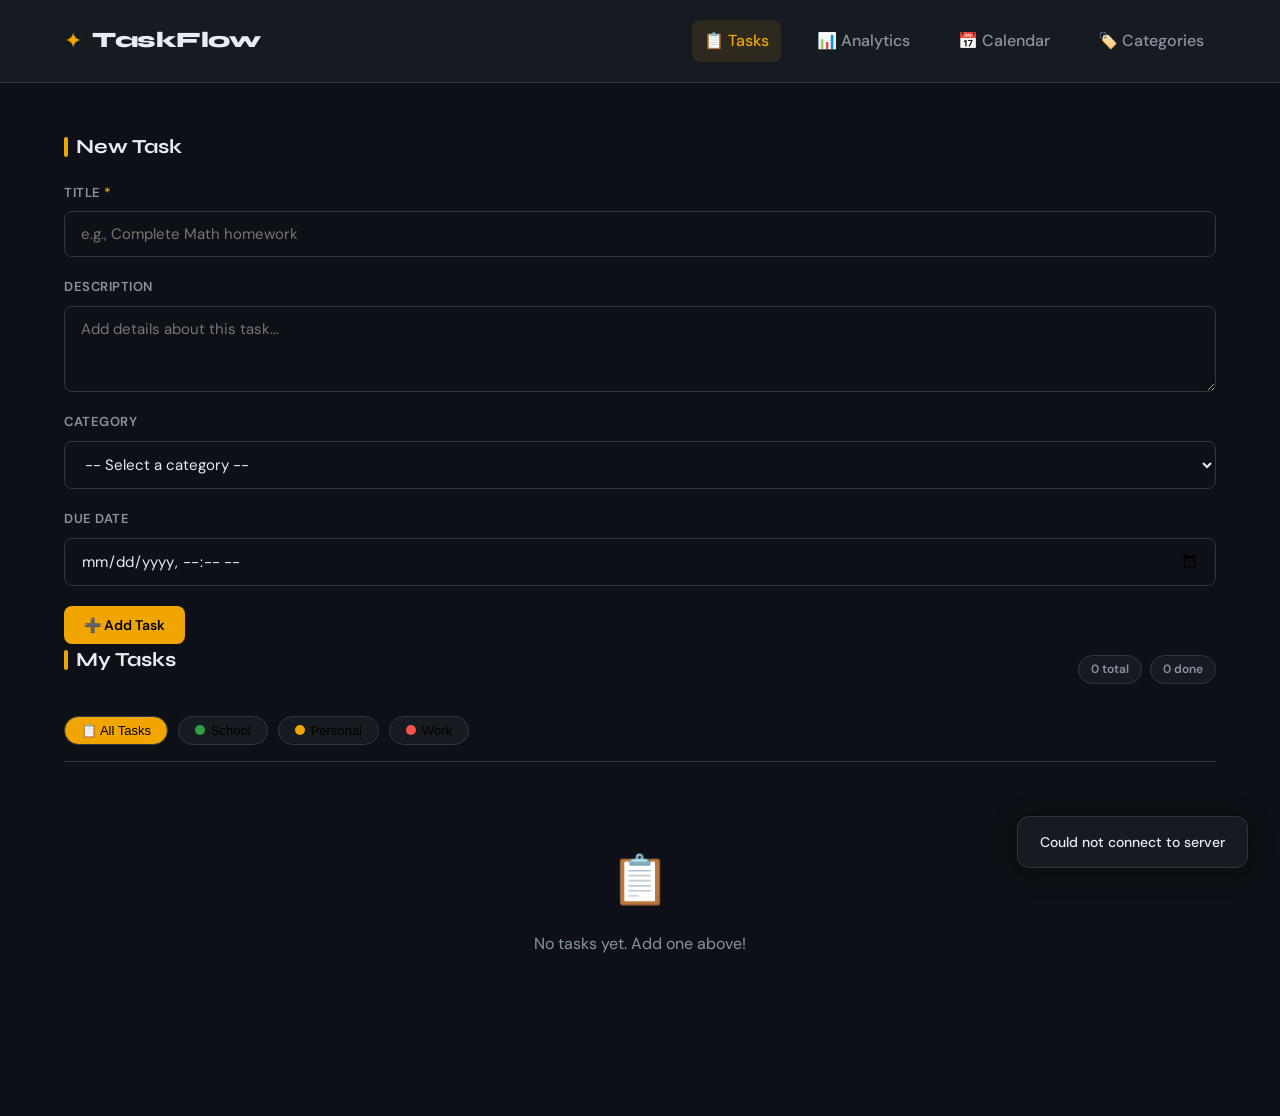
<file: src/main/resources/static/index.html>
<!DOCTYPE html>
<html lang="en">
<head>
    <meta charset="UTF-8" />
    <meta name="viewport" content="width=device-width, initial-scale=1.0"/>
    <title>TaskFlow · Task Manager</title>
    <link rel="stylesheet" href="style.css" />
    <link rel="preconnect" href="https://fonts.googleapis.com">
    <link href="https://fonts.googleapis.com/css2?family=Syne:wght@700;800&family=DM+Sans:wght@400;500;600&display=swap" rel="stylesheet">
    <style>
        .category-select {
            background: var(--bg);
            border: 1px solid var(--border);
            border-radius: var(--radius-sm);
            padding: 12px 16px;
            color: var(--text);
            font-family: 'DM Sans', sans-serif;
            font-size: 15px;
            width: 100%;
            cursor: pointer;
        }
        
        .task-category-badge {
            display: inline-flex;
            align-items: center;
            gap: 6px;
            padding: 4px 10px;
            border-radius: 20px;
            font-size: 11px;
            font-weight: 600;
            margin-top: 8px;
            width: fit-content;
        }
        
        .category-filter-bar {
            display: flex;
            gap: 10px;
            flex-wrap: wrap;
            margin-bottom: 20px;
            padding-bottom: 16px;
            border-bottom: 1px solid var(--border);
        }
        
        .filter-cat-btn {
            padding: 6px 16px;
            border-radius: 20px;
            background: var(--surface);
            border: 1px solid var(--border);
            cursor: pointer;
            font-size: 13px;
            display: flex;
            align-items: center;
            gap: 6px;
            transition: all 0.2s;
        }
        
        .filter-cat-btn.active {
            background: var(--accent);
            color: #000;
        }
        
        .filter-cat-btn .cat-dot {
            width: 10px;
            height: 10px;
            border-radius: 50%;
            display: inline-block;
        }
        
        .refresh-btn {
            background: none;
            border: none;
            color: var(--accent);
            cursor: pointer;
            font-size: 12px;
            margin-left: 8px;
        }
    </style>
</head>
<body>
    <header class="header">
        <div class="header-inner">
            <div class="logo">
                <span class="logo-icon">✦</span>
                <span class="logo-text">TaskFlow</span>
            </div>
            <nav class="nav-links">
                <a href="index.html" class="active">📋 Tasks</a>
                <a href="analytics.html">📊 Analytics</a>
                <a href="calendar.html">📅 Calendar</a>
                <a href="categories.html">🏷️ Categories</a>
            </nav>
        </div>
    </header>

    <main class="main">
        <section class="form-section">
            <h2 class="section-title">New Task</h2>
            <div class="card">
                <div class="form-group">
                    <label for="taskTitle">Title <span class="required">*</span></label>
                    <input type="text" id="taskTitle" placeholder="e.g., Complete Math homework" />
                </div>
                <div class="form-group">
                    <label for="taskDescription">Description</label>
                    <textarea id="taskDescription" rows="3" placeholder="Add details about this task..."></textarea>
                </div>
                <div class="form-group">
                    <label>Category</label>
                    <select id="taskCategory" class="category-select">
                        <option value="">-- Select a category --</option>
                    </select>
                </div>
                <div class="form-group">
                    <label for="taskDueDate">Due date</label>
                    <input type="datetime-local" id="taskDueDate" />
                </div>
                <button class="btn btn-primary" onclick="createTask()">➕ Add Task</button>
            </div>
        </section>

        <section class="tasks-section">
            <div class="tasks-header">
                <h2 class="section-title">My Tasks</h2>
                <div class="task-stats">
                    <span id="totalCount" class="stat-badge">0 total</span>
                    <span id="doneCount" class="stat-badge">0 done</span>
                </div>
            </div>
            
            <div class="category-filter-bar" id="categoryFilterBar">
                <button class="filter-cat-btn active" data-cat="all" onclick="filterTasksByCategory('all')">📋 All Tasks</button>
            </div>

            <div id="emptyState" class="empty-state">
                <div class="empty-icon">📋</div>
                <p>No tasks yet. Add one above!</p>
            </div>

            <div id="taskList" class="task-list"></div>
        </section>
    </main>

    <div id="toast" class="toast"></div>

    <div id="editModal" class="modal-overlay" style="display:none;">
        <div class="modal-card">
            <h3 class="modal-title">✏️ Edit Task</h3>
            <input type="hidden" id="editId" />
            <div class="form-group">
                <label>Title</label>
                <input type="text" id="editTitle" />
            </div>
            <div class="form-group">
                <label>Description</label>
                <textarea id="editDescription" rows="3"></textarea>
            </div>
            <div class="form-group">
                <label>Category</label>
                <select id="editCategory" class="edit-category-select">
                    <option value="">-- Select a category --</option>
                </select>
            </div>
            <div class="form-group">
                <label for="editDueDate">Due date</label>
                <input type="datetime-local" id="editDueDate" />
            </div>
            <div class="modal-actions">
                <button class="btn btn-secondary" onclick="closeModal()">Cancel</button>
                <button class="btn btn-primary" onclick="saveEdit()">Save Changes</button>
            </div>
        </div>
    </div>

    <script>
        // ==================== CONFIGURATION ====================
        const API_BASE = 'http://localhost:8081/api/tasks';
        let currentCategoryFilter = 'all';
        let categoriesList = [];
        
        // Stockage local des catégories des tâches (solution temporaire)
        let taskCategories = {}; // { taskId: categoryId }

        // ==================== CHARGEMENT DES CATEGORIES ====================
        
        function loadCategories() {
            const saved = localStorage.getItem('task_categories');
            
            if (saved && saved !== 'undefined' && saved !== 'null') {
                try {
                    categoriesList = JSON.parse(saved);
                } catch(e) {
                    categoriesList = [];
                }
            }
            
            if (categoriesList.length === 0) {
                categoriesList = [
                    { id: 1, name: 'School', color: '#2ea043' },
                    { id: 2, name: 'Personal', color: '#f0a500' },
                    { id: 3, name: 'Work', color: '#f85149' }
                ];
                localStorage.setItem('task_categories', JSON.stringify(categoriesList));
            }
            
            // Charger les associations tâche-catégorie depuis localStorage
            const savedTaskCats = localStorage.getItem('task_categories_mapping');
            if (savedTaskCats) {
                try {
                    taskCategories = JSON.parse(savedTaskCats);
                } catch(e) {
                    taskCategories = {};
                }
            }
            
            return categoriesList;
        }

        function saveTaskCategoryMapping() {
            localStorage.setItem('task_categories_mapping', JSON.stringify(taskCategories));
        }

        function loadCategoryComboBox() {
            loadCategories();
            const combo = document.getElementById('taskCategory');
            if (!combo) return;
            
            combo.innerHTML = '<option value="">-- Select a category --</option>';
            
            categoriesList.forEach(cat => {
                const option = document.createElement('option');
                option.value = cat.id;
                option.textContent = cat.name;
                combo.appendChild(option);
            });
        }

        function loadCategoryFilterBar() {
            loadCategories();
            const container = document.getElementById('categoryFilterBar');
            if (!container) return;
            
            while (container.children.length > 1) {
                container.removeChild(container.lastChild);
            }
            
            categoriesList.forEach(cat => {
                const btn = document.createElement('button');
                btn.className = 'filter-cat-btn';
                btn.setAttribute('data-cat', cat.id);
                btn.innerHTML = `<span class="cat-dot" style="background: ${cat.color};"></span> ${escapeHtml(cat.name)}`;
                btn.onclick = () => filterTasksByCategory(cat.id);
                container.appendChild(btn);
            });
        }

        // ==================== FILTRAGE DES TÂCHES ====================
        
        async function filterTasksByCategory(catId) {
            currentCategoryFilter = catId;
            
            document.querySelectorAll('.filter-cat-btn').forEach(btn => {
                btn.classList.remove('active');
            });
            
            let activeBtn;
            if (catId === 'all') {
                activeBtn = document.querySelector('.filter-cat-btn[data-cat="all"]');
            } else {
                activeBtn = document.querySelector(`.filter-cat-btn[data-cat="${catId}"]`);
            }
            if (activeBtn) activeBtn.classList.add('active');
            
            await loadTasksWithFilter();
        }

        async function loadTasksWithFilter() {
            try {
                const response = await fetch(API_BASE);
                let tasks = await response.json();
                
                // Charger les mappings sauvegardés
                loadCategories();
                
                // Appliquer le filtre de catégorie
                let filteredTasks = tasks;
                if (currentCategoryFilter !== 'all') {
                    const filterId = parseInt(currentCategoryFilter);
                    filteredTasks = tasks.filter(task => {
                        // Vérifier d'abord dans le mapping localStorage, puis dans task.categoryId
                        const taskCatId = taskCategories[task.id] || task.categoryId;
                        return taskCatId === filterId;
                    });
                }
                
                renderTasksWithCategories(filteredTasks, tasks);
                
            } catch (error) {
                console.error('Error loading tasks:', error);
                showToast('Could not connect to server', 'error');
            }
        }

        // ==================== AFFICHAGE DES TÂCHES ====================
        
        function renderTasksWithCategories(tasks, allTasks) {
            const listEl = document.getElementById('taskList');
            const emptyEl = document.getElementById('emptyState');
            const totalCount = document.getElementById('totalCount');
            const doneCount = document.getElementById('doneCount');

            if (!listEl) return;

            const doneTotal = tasks.filter(t => t.completed).length;
            if (totalCount) totalCount.textContent = `${allTasks?.length || tasks.length} total`;
            if (doneCount) doneCount.textContent = `${doneTotal} done`;
            if (emptyEl) emptyEl.style.display = tasks.length === 0 ? 'block' : 'none';
            
            listEl.innerHTML = '';

            if (tasks.length === 0) {
                if (currentCategoryFilter !== 'all') {
                    const categoryName = categoriesList.find(c => c.id == currentCategoryFilter)?.name || 'this category';
                    listEl.innerHTML = `<div class="empty-state"><div class="empty-icon">📭</div><p>No tasks in ${categoryName} category.<br>Add a new task with this category!</p></div>`;
                }
                return;
            }

            tasks.forEach((task, index) => {
                // Récupérer la catégorie depuis le mapping ou depuis task.categoryId
                const taskCategoryId = taskCategories[task.id] || task.categoryId;
                const category = categoriesList.find(c => c.id == taskCategoryId);
                
                const card = document.createElement('div');
                card.className = `task-card ${task.completed ? 'completed' : ''}`;
                card.innerHTML = `
                    <div class="task-number">${index + 1}</div>
                    <div class="task-content">
                        <div class="task-title">${escapeHtml(task.title)}</div>
                        ${task.description ? `<div class="task-description">${escapeHtml(task.description)}</div>` : ''}
                        ${task.dueDate ? `<div class="task-due">Due: ${new Date(task.dueDate).toLocaleString()}</div>` : ''}
                        ${category ? `<div class="task-category-badge" style="background: ${category.color}20; border: 1px solid ${category.color};">
                            <span style="color: ${category.color};">●</span> ${escapeHtml(category.name)}
                        </div>` : '<div class="task-category-badge" style="background: #333; border: 1px solid #666;"><span>📁</span> No category</div>'}
                        ${task.completed ? '<span class="completed-badge">✔ Done</span>' : ''}
                    </div>
                    <div class="task-actions">
                        <button class="btn btn-success btn-sm" onclick="toggleTask(${task.id}, ${task.completed})">
                            ${task.completed ? 'Undo' : '✓ Done'}
                        </button>
                        <button class="btn btn-secondary btn-sm" onclick='openEditModal(${task.id}, "${escapeForAttr(task.title)}", "${escapeForAttr(task.description || '')}", ${taskCategoryId || 'null'}, ${task.dueDate ? '"' + escapeForAttr(task.dueDate) + '"' : 'null'})'>
                            Edit
                        </button>
                        <button class="btn btn-danger btn-sm" onclick="deleteTask(${task.id})">
                            Delete
                        </button>
                    </div>
                `;
                listEl.appendChild(card);
            });
        }

        // ==================== CRUD TÂCHES AVEC CATÉGORIE ====================
        
        async function createTask() {
            const titleInput = document.getElementById('taskTitle');
            const descInput = document.getElementById('taskDescription');
            const categorySelect = document.getElementById('taskCategory');
            
            const title = titleInput?.value.trim();
            const description = descInput?.value.trim();
            let categoryId = categorySelect?.value;
            categoryId = categoryId ? parseInt(categoryId) : null;

            if (!title) {
                showToast('Please enter a task title!', 'error');
                titleInput?.focus();
                return;
            }

            const dueDate = document.getElementById('taskDueDate')?.value || null;

            const newTask = { 
                title, 
                description, 
                completed: false,
                dueDate: dueDate
            };
            
            console.log('Creating task with categoryId (local):', categoryId);

            try {
                const response = await fetch(API_BASE, {
                    method: 'POST',
                    headers: { 'Content-Type': 'application/json' },
                    body: JSON.stringify(newTask)
                });

                if (!response.ok) throw new Error('Failed to create task');
                
                const createdTask = await response.json();
                console.log('Task created:', createdTask);
                
                // Sauvegarder l'association catégorie dans localStorage
                if (categoryId) {
                    taskCategories[createdTask.id] = categoryId;
                    saveTaskCategoryMapping();
                    console.log(`Category ${categoryId} saved for task ${createdTask.id}`);
                }

                if (titleInput) titleInput.value = '';
                if (descInput) descInput.value = '';
                if (categorySelect) categorySelect.value = '';
                const dueInput = document.getElementById('taskDueDate'); if (dueInput) dueInput.value = '';

                showToast('✓ Task added successfully!', 'success');
                await loadTasksWithFilter();
            } catch (error) {
                console.error('Error creating task:', error);
                showToast('Failed to add task', 'error');
            }
        }

        async function toggleTask(id, currentCompleted) {
            try {
                const getResp = await fetch(`${API_BASE}/${id}`);
                const task = await getResp.json();
                
                const updatedTask = {
                    title: task.title,
                    description: task.description,
                    completed: !currentCompleted,
                    dueDate: task.dueDate
                };
                
                await fetch(`${API_BASE}/${id}`, {
                    method: 'PUT',
                    headers: { 'Content-Type': 'application/json' },
                    body: JSON.stringify(updatedTask)
                });
                
                showToast(!currentCompleted ? '✓ Task completed!' : 'Task undone', 'success');
                await loadTasksWithFilter();
            } catch (error) {
                showToast('Failed to update task', 'error');
            }
        }

        async function deleteTask(id) {
            if (!confirm('Delete this task?')) return;
            try {
                await fetch(`${API_BASE}/${id}`, { method: 'DELETE' });
                // Supprimer aussi l'association catégorie
                delete taskCategories[id];
                saveTaskCategoryMapping();
                showToast('Task deleted', 'success');
                await loadTasksWithFilter();
            } catch (error) {
                showToast('Failed to delete task', 'error');
            }
        }

        function openEditModal(id, title, description, categoryId, dueDate) {
            document.getElementById('editId').value = id;
            document.getElementById('editTitle').value = title;
            document.getElementById('editDescription').value = description;
            const editDue = document.getElementById('editDueDate');
            if (editDue) editDue.value = dueDate ? (dueDate.length > 16 ? dueDate.substring(0,16) : dueDate) : '';
            
            loadCategories();
            const combo = document.getElementById('editCategory');
            combo.innerHTML = '<option value="">-- Select a category --</option>';
            
            categoriesList.forEach(cat => {
                const option = document.createElement('option');
                option.value = cat.id;
                option.textContent = cat.name;
                if (categoryId == cat.id) option.selected = true;
                combo.appendChild(option);
            });
            
            document.getElementById('editModal').style.display = 'flex';
        }

        async function saveEdit() {
            const id = document.getElementById('editId').value;
            const title = document.getElementById('editTitle').value.trim();
            const description = document.getElementById('editDescription').value.trim();
            let categoryId = document.getElementById('editCategory').value;
            categoryId = categoryId ? parseInt(categoryId) : null;
            const dueDate = document.getElementById('editDueDate')?.value || null;
            
            if (!title) {
                showToast('Title cannot be empty!', 'error');
                return;
            }
            
            try {
                const getResp = await fetch(`${API_BASE}/${id}`);
                const existing = await getResp.json();
                
                await fetch(`${API_BASE}/${id}`, {
                    method: 'PUT',
                    headers: { 'Content-Type': 'application/json' },
                    body: JSON.stringify({ ...existing, title, description, dueDate })
                });
                
                // Mettre à jour l'association catégorie
                if (categoryId) {
                    taskCategories[id] = categoryId;
                } else {
                    delete taskCategories[id];
                }
                saveTaskCategoryMapping();
                
                closeModal();
                showToast('✓ Task updated!', 'success');
                await loadTasksWithFilter();
            } catch (error) {
                showToast('Failed to save changes', 'error');
            }
        }

        function closeModal() {
            document.getElementById('editModal').style.display = 'none';
        }

        // ==================== UTILITIES ====================
        
        function escapeHtml(str) {
            if (!str) return '';
            const div = document.createElement('div');
            div.appendChild(document.createTextNode(str));
            return div.innerHTML;
        }

        function escapeForAttr(str) {
            if (!str) return '';
            return str.replace(/\\/g, '\\\\').replace(/'/g, "\\'").replace(/\n/g, ' ');
        }

        function showToast(message, type) {
            const toast = document.getElementById('toast');
            toast.textContent = message;
            toast.classList.add('show');
            setTimeout(() => toast.classList.remove('show'), 3000);
        }

        // ==================== INITIALISATION ====================
        
        document.addEventListener('DOMContentLoaded', () => {
            console.log('Page initialized');
            loadCategories();
            loadCategoryComboBox();
            loadCategoryFilterBar();
            loadTasksWithFilter();
        });

        // Rafraîchir toutes les 3 secondes
        setInterval(() => {
            loadTasksWithFilter();
        }, 3000);
    </script>
</body>
</html>
</file>
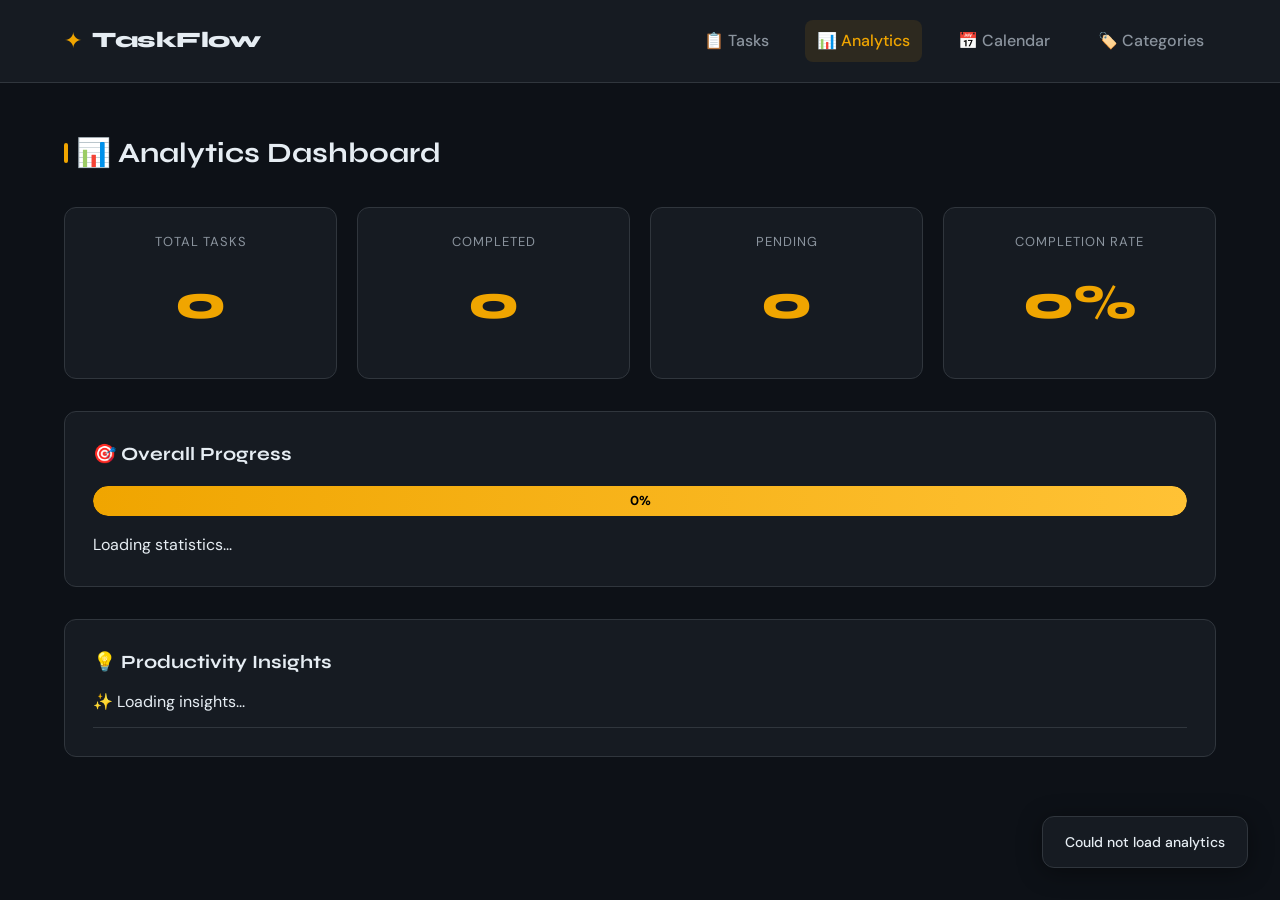
<file: src/main/resources/static/analytics.html>
<!DOCTYPE html>
<html lang="en">
<head>
    <meta charset="UTF-8" />
    <meta name="viewport" content="width=device-width, initial-scale=1.0"/>
    <title>TaskFlow · Analytics</title>
    <link rel="stylesheet" href="style.css" />
    <link rel="preconnect" href="https://fonts.googleapis.com">
    <link href="https://fonts.googleapis.com/css2?family=Syne:wght@700;800&family=DM+Sans:wght@400;500;600&display=swap" rel="stylesheet">
</head>
<body>
    <header class="header">
        <div class="header-inner">
            <div class="logo">
                <span class="logo-icon">✦</span>
                <span class="logo-text">TaskFlow</span>
            </div>
            <nav class="nav-links">
                <a href="index.html">📋 Tasks</a>
                <a href="analytics.html" class="active">📊 Analytics</a>
                <a href="calendar.html">📅 Calendar</a>
                <a href="categories.html">🏷️ Categories</a>
            </nav>
        </div>
    </header>

    <main class="main">
        <h1 class="section-title" style="font-size: 28px; margin-bottom: 32px;">📊 Analytics Dashboard</h1>
        
        <div class="stats-grid">
            <div class="stat-card">
                <div class="stat-label">Total Tasks</div>
                <div class="stat-value" id="totalTasks">0</div>
            </div>
            <div class="stat-card">
                <div class="stat-label">Completed</div>
                <div class="stat-value" id="completedTasks">0</div>
            </div>
            <div class="stat-card">
                <div class="stat-label">Pending</div>
                <div class="stat-value" id="pendingTasks">0</div>
            </div>
            <div class="stat-card">
                <div class="stat-label">Completion Rate</div>
                <div class="stat-value" id="completionRate">0%</div>
            </div>
        </div>
        
        <div class="progress-section">
            <h3>🎯 Overall Progress</h3>
            <div class="progress-bar-container">
                <div class="progress-bar" id="progressBar">0%</div>
            </div>
            <p class="text-muted" id="progressText">Loading statistics...</p>
        </div>
        
        <div class="progress-section">
            <h3>💡 Productivity Insights</h3>
            <ul class="insight-list" id="insightsList">
                <li>✨ Loading insights...</li>
            </ul>
        </div>
    </main>

    <div id="toast" class="toast"></div>
    
    <script src="app.js"></script>
    <script>
        document.addEventListener('DOMContentLoaded', loadAnalytics);
    </script>
</body>
</html>
</file>
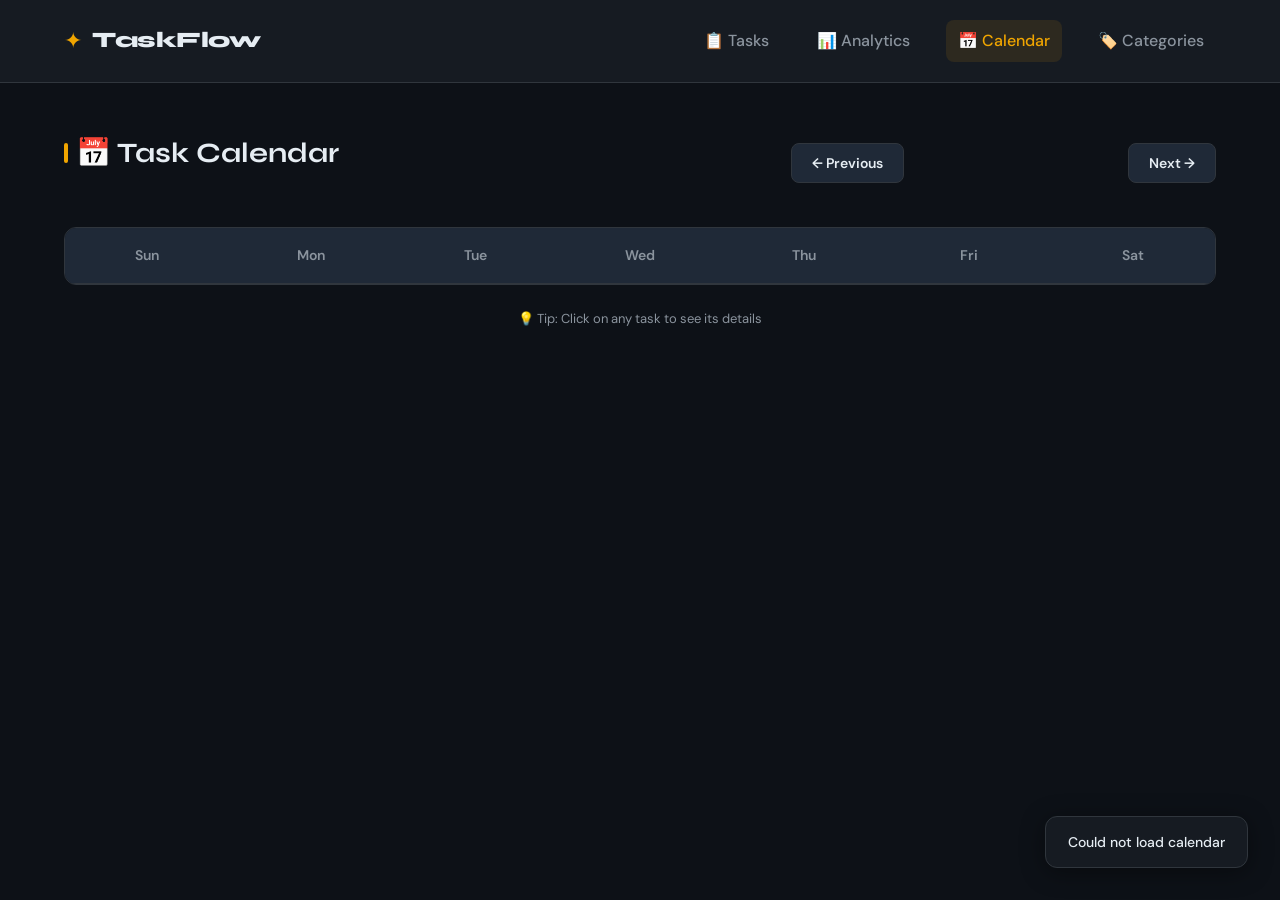
<file: src/main/resources/static/calendar.html>
<!DOCTYPE html>
<html lang="en">
<head>
    <meta charset="UTF-8" />
    <meta name="viewport" content="width=device-width, initial-scale=1.0"/>
    <title>TaskFlow · Calendar</title>
    <link rel="stylesheet" href="style.css" />
    <link rel="preconnect" href="https://fonts.googleapis.com">
    <link href="https://fonts.googleapis.com/css2?family=Syne:wght@700;800&family=DM+Sans:wght@400;500;600&display=swap" rel="stylesheet">
</head>
<body>
    <header class="header">
        <div class="header-inner">
            <div class="logo">
                <span class="logo-icon">✦</span>
                <span class="logo-text">TaskFlow</span>
            </div>
            <nav class="nav-links">
                <a href="index.html">📋 Tasks</a>
                <a href="analytics.html">📊 Analytics</a>
                <a href="calendar.html" class="active">📅 Calendar</a>
                <a href="categories.html">🏷️ Categories</a>
            </nav>
        </div>
    </header>

    <main class="main">
        <div class="calendar-header">
            <h1 class="section-title" style="font-size: 28px;">📅 Task Calendar</h1>
            <div class="calendar-nav">
                <button class="btn btn-secondary" onclick="previousMonth()">← Previous</button>
                <h2 id="monthYearDisplay" style="min-width: 200px; text-align: center;"></h2>
                <button class="btn btn-secondary" onclick="nextMonth()">Next →</button>
            </div>
        </div>
        
        <div class="calendar-grid">
            <div class="weekdays">
                <div class="weekday">Sun</div>
                <div class="weekday">Mon</div>
                <div class="weekday">Tue</div>
                <div class="weekday">Wed</div>
                <div class="weekday">Thu</div>
                <div class="weekday">Fri</div>
                <div class="weekday">Sat</div>
            </div>
            <div class="calendar-days" id="calendarDays"></div>
        </div>
        
        <div class="info-text" style="margin-top: 24px; text-align: center; color: var(--text-muted); font-size: 13px;">
            💡 Tip: Click on any task to see its details
        </div>
    </main>

    <div id="toast" class="toast"></div>
    
            <!-- Calendar create modal -->
            <div id="calendarCreateModal" class="modal-overlay" style="display:none;">
                <div class="modal-card">
                    <h3 class="modal-title">➕ Create Task for selected day</h3>
                    <div class="form-group">
                        <label>Title</label>
                        <input type="text" id="calendarTaskTitle" />
                    </div>
                    <div class="form-group">
                        <label>Description</label>
                        <textarea id="calendarTaskDescription" rows="3"></textarea>
                    </div>
                    <div class="form-group">
                        <label>Due Date & Time</label>
                        <input type="datetime-local" id="calendarTaskDueDate" />
                    </div>
                    <div class="form-group">
                        <label>Category</label>
                        <select id="calendarTaskCategory" class="category-select"><option value="">-- Select a category --</option></select>
                    </div>
                    <div class="modal-actions">
                        <button class="btn btn-secondary" onclick="document.getElementById('calendarCreateModal').style.display='none'">Cancel</button>
                        <button class="btn btn-primary" onclick="submitCalendarTask()">Create Task</button>
                    </div>
                </div>
            </div>
    
    <script src="app.js"></script>
    <script>
        document.addEventListener('DOMContentLoaded', () => {
            if (typeof loadCalendar === 'function') loadCalendar();
            if (typeof loadCategories === 'function') loadCategories();
        });
    </script>
</body>
</html>
</file>
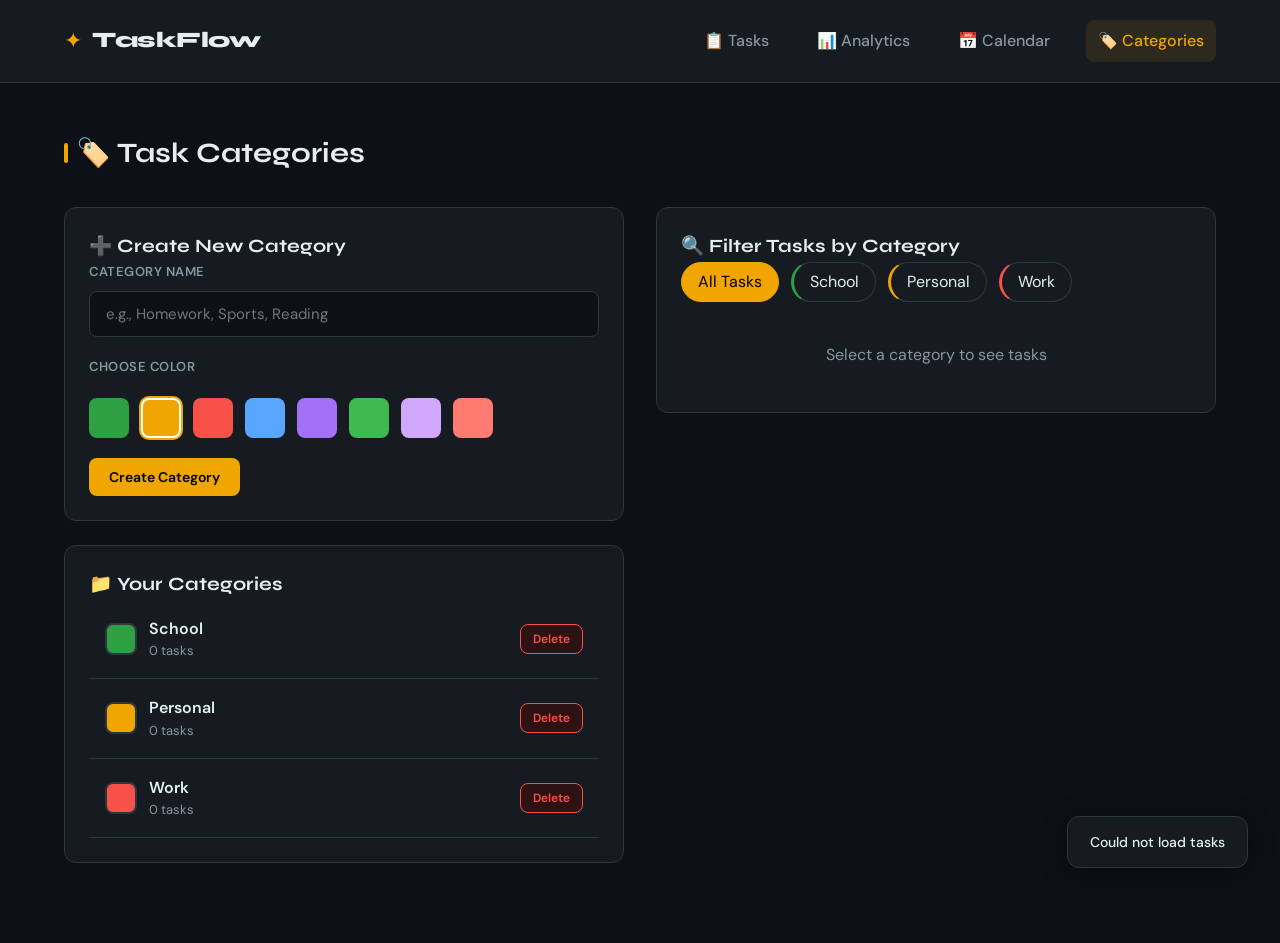
<file: src/main/resources/static/categories.html>
<!DOCTYPE html>
<html lang="en">
<head>
    <meta charset="UTF-8" />
    <meta name="viewport" content="width=device-width, initial-scale=1.0"/>
    <title>TaskFlow · Categories</title>
    <link rel="stylesheet" href="style.css" />
    <link rel="preconnect" href="https://fonts.googleapis.com">
    <link href="https://fonts.googleapis.com/css2?family=Syne:wght@700;800&family=DM+Sans:wght@400;500;600&display=swap" rel="stylesheet">
</head>
<body>
    <header class="header">
        <div class="header-inner">
            <div class="logo">
                <span class="logo-icon">✦</span>
                <span class="logo-text">TaskFlow</span>
            </div>
            <nav class="nav-links">
                <a href="index.html">📋 Tasks</a>
                <a href="analytics.html">📊 Analytics</a>
                <a href="calendar.html">📅 Calendar</a>
                <a href="categories.html" class="active">🏷️ Categories</a>
            </nav>
        </div>
    </header>

    <main class="main">
        <h1 class="section-title" style="font-size: 28px; margin-bottom: 32px;">🏷️ Task Categories</h1>
        
        <div class="categories-layout">
            <!-- Left Column: Create Category -->
            <div>
                <div class="category-form-card">
                    <h3>➕ Create New Category</h3>
                    <div class="form-group">
                        <label>Category Name</label>
                        <input type="text" id="newCategoryName" placeholder="e.g., Homework, Sports, Reading" />
                    </div>
                    <div class="form-group">
                        <label>Choose Color</label>
                        <div class="color-options">
                            <div class="color-option" style="background: #2ea043;" onclick="selectColor('#2ea043')"></div>
                            <div class="color-option" style="background: #f0a500;" onclick="selectColor('#f0a500')"></div>
                            <div class="color-option" style="background: #f85149;" onclick="selectColor('#f85149')"></div>
                            <div class="color-option" style="background: #58a6ff;" onclick="selectColor('#58a6ff')"></div>
                            <div class="color-option" style="background: #a371f7;" onclick="selectColor('#a371f7')"></div>
                            <div class="color-option" style="background: #3fb950;" onclick="selectColor('#3fb950')"></div>
                            <div class="color-option" style="background: #d2a8ff;" onclick="selectColor('#d2a8ff')"></div>
                            <div class="color-option" style="background: #ff7b72;" onclick="selectColor('#ff7b72')"></div>
                        </div>
                    </div>
                    <button class="btn btn-primary" onclick="addCategory()">Create Category</button>
                </div>
                
                <div class="category-list-card" style="margin-top: 24px;">
                    <h3>📁 Your Categories</h3>
                    <div id="categoryList">
                        <div class="empty-state" style="padding: 20px;">
                            <p>Loading categories...</p>
                        </div>
                    </div>
                </div>
            </div>
            
            <!-- Right Column: Filter Tasks by Category -->
            <div>
                <div class="category-list-card">
                    <h3>🔍 Filter Tasks by Category</h3>
                    <div class="filter-buttons" id="filterButtons">
                        <div class="filter-chip active" data-category="all" onclick="filterByCategory('all', this)">All Tasks</div>
                    </div>
                    <div id="categoryTasksList">
                        <div class="empty-state" style="padding: 20px;">
                            <p>Select a category to see tasks</p>
                        </div>
                    </div>
                </div>
            </div>
        </div>
    </main>

    <div id="toast" class="toast"></div>
    
    <script src="app.js"></script>
    <script>
        document.addEventListener('DOMContentLoaded', () => {
            loadCategories();
            loadTasksWithCategories();
            selectColor('#f0a500');
        });
    </script>
</body>
</html>
</file>
<file: src/main/resources/static/style.css>
/* ══════════════════════════════════════════════════════════════════════════════
   Student Task Manager — Clean Academic Dark Theme
   For Spring Boot Integration
   Theme: Deep navy + Amber accent | Syne + DM Sans
═══════════════════════════════════════════════════════════════════════════════ */

/* ─── CSS Variables (Easy Theming) ───────────────────────────────────────── */
:root {
    --bg:           #0d1117;
    --surface:      #161b22;
    --surface-2:    #1f2937;
    --border:       #30363d;
    --text:         #e6edf3;
    --text-muted:   #8b949e;
    --accent:       #f0a500;
    --accent-hover: #ffc235;
    --green:        #2ea043;
    --green-bg:     #0d2518;
    --green-border: #238636;
    --red:          #f85149;
    --red-bg:       #2d1214;
    --radius:       12px;
    --radius-sm:    8px;
    --shadow:       0 4px 24px rgba(0,0,0,0.4);
    --transition:   0.2s ease;
}

/* ─── Reset & Base ───────────────────────────────────────────────────────── */
* {
    box-sizing: border-box;
    margin: 0;
    padding: 0;
}

html {
    scroll-behavior: smooth;
}

body {
    font-family: 'DM Sans', 'Segoe UI', system-ui, -apple-system, sans-serif;
    background: var(--bg);
    color: var(--text);
    min-height: 100vh;
    line-height: 1.6;
}

/* ─── Typography ────────────────────────────────────────────────────── */
h1, h2, h3, .logo-text, .task-title, .modal-title {
    font-family: 'Syne', 'Inter', system-ui, sans-serif;
}

/* ─── Container System ───────────────────────────────────────────────────── */
.container {
    max-width: 1200px;
    margin: 0 auto;
    padding: 0 24px;
}

/* ─── Header ─────────────────────────────────────────────────────────────── */
.header {
    background: var(--surface);
    border-bottom: 1px solid var(--border);
    padding: 20px 0;
    position: sticky;
    top: 0;
    z-index: 100;
}

.header-inner {
    max-width: 1200px;
    margin: 0 auto;
    padding: 0 24px;
    display: flex;
    align-items: center;
    justify-content: space-between;
    flex-wrap: wrap;
    gap: 16px;
}

.logo {
    display: flex;
    align-items: center;
    gap: 10px;
}

.logo-icon {
    font-size: 22px;
    color: var(--accent);
}

.logo-text {
    font-size: 22px;
    font-weight: 800;
    color: var(--text);
    letter-spacing: -0.5px;
}

/* ─── Navigation ─────────────────────────────────────────────────────────── */
.nav-links {
    display: flex;
    gap: 24px;
}

.nav-links a {
    color: var(--text-muted);
    text-decoration: none;
    transition: color var(--transition);
    font-weight: 500;
    padding: 8px 12px;
    border-radius: var(--radius-sm);
}

.nav-links a:hover, .nav-links a.active {
    color: var(--accent);
    background: rgba(240, 165, 0, 0.1);
}

/* ─── Main Layout ────────────────────────────────────────────────────────── */
.main {
    max-width: 1200px;
    margin: 0 auto;
    padding: 48px 24px 80px;
}

/* ─── Section Titles ─────────────────────────────────────────────────────── */
.section-title {
    font-size: 20px;
    font-weight: 700;
    color: var(--text);
    margin-bottom: 20px;
    display: flex;
    align-items: center;
    gap: 8px;
}

.section-title::before {
    content: '';
    display: inline-block;
    width: 4px;
    height: 20px;
    background: var(--accent);
    border-radius: 2px;
}

/* ─── Forms ──────────────────────────────────────────────────────────────── */
.form-group {
    display: flex;
    flex-direction: column;
    gap: 8px;
    margin-bottom: 20px;
}

.form-group label {
    font-size: 13px;
    font-weight: 600;
    color: var(--text-muted);
    text-transform: uppercase;
    letter-spacing: 0.5px;
}

.required {
    color: var(--accent);
}

.form-control, input, textarea, select {
    background: var(--bg);
    border: 1px solid var(--border);
    border-radius: var(--radius-sm);
    padding: 12px 16px;
    color: var(--text);
    font-family: 'DM Sans', sans-serif;
    font-size: 15px;
    transition: all var(--transition);
    outline: none;
    width: 100%;
}

input:focus, textarea:focus, select:focus {
    border-color: var(--accent);
    box-shadow: 0 0 0 3px rgba(240, 165, 0, 0.15);
}

textarea {
    resize: vertical;
    min-height: 80px;
}

/* ─── Buttons ────────────────────────────────────────────────────────────── */
.btn {
    display: inline-flex;
    align-items: center;
    justify-content: center;
    gap: 8px;
    padding: 10px 20px;
    border-radius: var(--radius-sm);
    font-family: 'DM Sans', sans-serif;
    font-size: 14px;
    font-weight: 600;
    cursor: pointer;
    border: none;
    transition: all var(--transition);
}

.btn-primary {
    background: var(--accent);
    color: #000;
}

.btn-primary:hover {
    background: var(--accent-hover);
    transform: translateY(-1px);
    box-shadow: 0 4px 12px rgba(240, 165, 0, 0.3);
}

.btn-secondary {
    background: var(--surface-2);
    color: var(--text);
    border: 1px solid var(--border);
}

.btn-secondary:hover {
    background: var(--border);
}

.btn-success {
    background: var(--green-bg);
    color: var(--green);
    border: 1px solid var(--green-border);
}

.btn-success:hover {
    background: var(--green);
    color: #fff;
}

.btn-danger {
    background: var(--red-bg);
    color: var(--red);
    border: 1px solid var(--red);
}

.btn-danger:hover {
    background: var(--red);
    color: #fff;
}

.btn-sm {
    padding: 6px 12px;
    font-size: 12px;
}

/* ─── Task List ──────────────────────────────────────────────────────────── */
.task-list {
    display: flex;
    flex-direction: column;
    gap: 12px;
    margin-top: 20px;
}

.task-card {
    background: var(--surface);
    border: 1px solid var(--border);
    border-radius: var(--radius);
    padding: 20px 24px;
    display: flex;
    align-items: flex-start;
    gap: 16px;
    transition: all var(--transition);
}

.task-card:hover {
    border-color: rgba(240, 165, 0, 0.3);
    transform: translateY(-2px);
}

.task-card.completed {
    background: var(--green-bg);
    border-color: var(--green-border);
}

.task-card.completed .task-title {
    text-decoration: line-through;
    color: var(--text-muted);
}

.task-number {
    min-width: 32px;
    height: 32px;
    background: var(--surface-2);
    border: 1px solid var(--border);
    border-radius: 50%;
    display: flex;
    align-items: center;
    justify-content: center;
    font-size: 12px;
    font-weight: 700;
    color: var(--text-muted);
}

.task-content {
    flex: 1;
}

.task-title {
    font-family: 'Syne', sans-serif;
    font-size: 16px;
    font-weight: 700;
    color: var(--text);
    margin-bottom: 4px;
}

.task-description {
    font-size: 14px;
    color: var(--text-muted);
}

.completed-badge {
    display: inline-flex;
    background: var(--green-bg);
    color: var(--green);
    border: 1px solid var(--green-border);
    border-radius: 20px;
    padding: 2px 10px;
    font-size: 11px;
    margin-top: 8px;
}

.task-actions {
    display: flex;
    gap: 8px;
}

/* ─── Stats ───────────────────────────────────────────────────────── */
.tasks-header {
    display: flex;
    align-items: center;
    justify-content: space-between;
    margin-bottom: 20px;
    flex-wrap: wrap;
    gap: 16px;
}

.task-stats {
    display: flex;
    gap: 8px;
}

.stat-badge {
    background: var(--surface);
    border: 1px solid var(--border);
    border-radius: 20px;
    padding: 4px 12px;
    font-size: 12px;
    font-weight: 600;
    color: var(--text-muted);
}

/* ─── Empty State ────────────────────────────────────────────────────────── */
.empty-state {
    text-align: center;
    padding: 60px 20px;
    color: var(--text-muted);
}

.empty-icon {
    font-size: 48px;
    margin-bottom: 12px;
}

/* ─── Toast ─────────────────────────────────────────────────────── */
.toast {
    position: fixed;
    bottom: 32px;
    right: 32px;
    background: var(--surface);
    border: 1px solid var(--border);
    border-radius: var(--radius);
    padding: 14px 22px;
    font-size: 14px;
    font-weight: 500;
    color: var(--text);
    box-shadow: var(--shadow);
    opacity: 0;
    transform: translateY(16px);
    transition: opacity 0.3s ease, transform 0.3s ease;
    pointer-events: none;
    z-index: 999;
    max-width: 320px;
}

.toast.show {
    opacity: 1;
    transform: translateY(0);
}

/* ─── Modal ──────────────────────────────────────────────────────────────── */
.modal-overlay {
    position: fixed;
    inset: 0;
    background: rgba(0, 0, 0, 0.7);
    backdrop-filter: blur(4px);
    display: flex;
    align-items: center;
    justify-content: center;
    z-index: 500;
    padding: 24px;
}

.modal-card {
    background: var(--surface);
    border-radius: var(--radius);
    padding: 28px;
    max-width: 500px;
    width: 90%;
    border: 1px solid var(--border);
}

.modal-title {
    font-family: 'Syne', sans-serif;
    font-size: 20px;
    font-weight: 700;
    margin-bottom: 20px;
}

.modal-actions {
    display: flex;
    gap: 12px;
    justify-content: flex-end;
    margin-top: 24px;
}

/* ─── ANALYTICS PAGE ─────────────────────────────────────────────────────── */
.stats-grid {
    display: grid;
    grid-template-columns: repeat(auto-fit, minmax(200px, 1fr));
    gap: 20px;
    margin-bottom: 32px;
}

.stat-card {
    background: var(--surface);
    border: 1px solid var(--border);
    border-radius: var(--radius);
    padding: 24px;
    text-align: center;
    transition: transform var(--transition);
}

.stat-card:hover {
    transform: translateY(-4px);
    border-color: var(--accent);
}

.stat-value {
    font-family: 'Syne', sans-serif;
    font-size: 48px;
    font-weight: 800;
    color: var(--accent);
    margin: 12px 0;
}

.stat-label {
    color: var(--text-muted);
    font-size: 13px;
    text-transform: uppercase;
    letter-spacing: 1px;
}

.progress-section {
    background: var(--surface);
    border: 1px solid var(--border);
    border-radius: var(--radius);
    padding: 28px;
    margin-bottom: 32px;
}

.progress-bar-container {
    background: var(--bg);
    border-radius: 20px;
    height: 30px;
    overflow: hidden;
    margin: 16px 0;
}

.progress-bar {
    background: linear-gradient(90deg, var(--accent), var(--accent-hover));
    height: 100%;
    border-radius: 20px;
    transition: width 0.5s ease;
    display: flex;
    align-items: center;
    justify-content: center;
    color: #000;
    font-weight: bold;
    font-size: 13px;
}

.insight-list {
    list-style: none;
    padding: 0;
}

.insight-list li {
    padding: 12px 0;
    border-bottom: 1px solid var(--border);
    display: flex;
    align-items: center;
    gap: 12px;
}

/* ─── CALENDAR PAGE ──────────────────────────────────────────────────────── */
.calendar-header {
    display: flex;
    justify-content: space-between;
    align-items: center;
    margin-bottom: 32px;
    flex-wrap: wrap;
    gap: 16px;
}

.calendar-nav {
    display: flex;
    gap: 12px;
    align-items: center;
}

.calendar-grid {
    background: var(--surface);
    border: 1px solid var(--border);
    border-radius: var(--radius);
    overflow: hidden;
}

.weekdays {
    display: grid;
    grid-template-columns: repeat(7, 1fr);
    background: var(--surface-2);
    border-bottom: 1px solid var(--border);
}

.weekday {
    padding: 16px;
    text-align: center;
    font-weight: 600;
    color: var(--text-muted);
    font-size: 14px;
}

.calendar-days {
    display: grid;
    grid-template-columns: repeat(7, 1fr);
}

.calendar-day {
    min-height: 120px;
    padding: 12px;
    border-right: 1px solid var(--border);
    border-bottom: 1px solid var(--border);
    transition: background var(--transition);
}

.calendar-day:hover {
    background: rgba(240, 165, 0, 0.05);
}

.calendar-day.other-month {
    opacity: 0.4;
}

.day-number {
    font-weight: 600;
    margin-bottom: 8px;
    color: var(--text);
}

.calendar-tasks {
    display: flex;
    flex-direction: column;
    gap: 4px;
}

.calendar-task {
    font-size: 11px;
    padding: 4px 6px;
    background: var(--green-bg);
    border-left: 3px solid var(--green);
    border-radius: 4px;
    color: var(--text);
    cursor: pointer;
    overflow: hidden;
    white-space: nowrap;
    text-overflow: ellipsis;
}

.calendar-task.completed {
    background: var(--surface-2);
    border-left-color: var(--text-muted);
    text-decoration: line-through;
    opacity: 0.7;
}

/* ─── CATEGORIES PAGE ────────────────────────────────────────────────────── */
.categories-layout {
    display: grid;
    grid-template-columns: 1fr 1fr;
    gap: 32px;
}

@media (max-width: 768px) {
    .categories-layout {
        grid-template-columns: 1fr;
    }
}

.category-form-card, .category-list-card {
    background: var(--surface);
    border: 1px solid var(--border);
    border-radius: var(--radius);
    padding: 24px;
}

.category-item {
    display: flex;
    align-items: center;
    justify-content: space-between;
    padding: 16px;
    border-bottom: 1px solid var(--border);
}

.category-info {
    display: flex;
    align-items: center;
    gap: 12px;
    flex: 1;
}

.category-color-preview {
    width: 32px;
    height: 32px;
    border-radius: 8px;
    border: 2px solid var(--border);
}

.category-name {
    font-weight: 600;
    font-size: 16px;
}

.category-count {
    color: var(--text-muted);
    font-size: 13px;
}

.color-options {
    display: flex;
    gap: 12px;
    flex-wrap: wrap;
    margin-top: 12px;
}

.color-option {
    width: 40px;
    height: 40px;
    border-radius: 8px;
    cursor: pointer;
    border: 2px solid transparent;
    transition: all var(--transition);
}

.color-option:hover {
    transform: scale(1.1);
}

.color-option.selected {
    border-color: white;
    box-shadow: 0 0 0 2px var(--accent);
}

.filter-buttons {
    display: flex;
    gap: 12px;
    margin-bottom: 20px;
    flex-wrap: wrap;
}

.filter-chip {
    padding: 6px 16px;
    border-radius: 20px;
    background: var(--surface);
    border: 1px solid var(--border);
    cursor: pointer;
    transition: all var(--transition);
}

.filter-chip:hover, .filter-chip.active {
    background: var(--accent);
    color: #000;
    border-color: var(--accent);
}

/* ─── Responsive ──────────────────────────────────────────────────── */
@media (max-width: 768px) {
    .main {
        padding: 32px 16px 60px;
    }
    
    .task-card {
        flex-wrap: wrap;
    }
    
    .task-actions {
        width: 100%;
        justify-content: flex-end;
    }
    
    .toast {
        right: 16px;
        left: 16px;
        max-width: calc(100% - 32px);
    }
}
</file>
